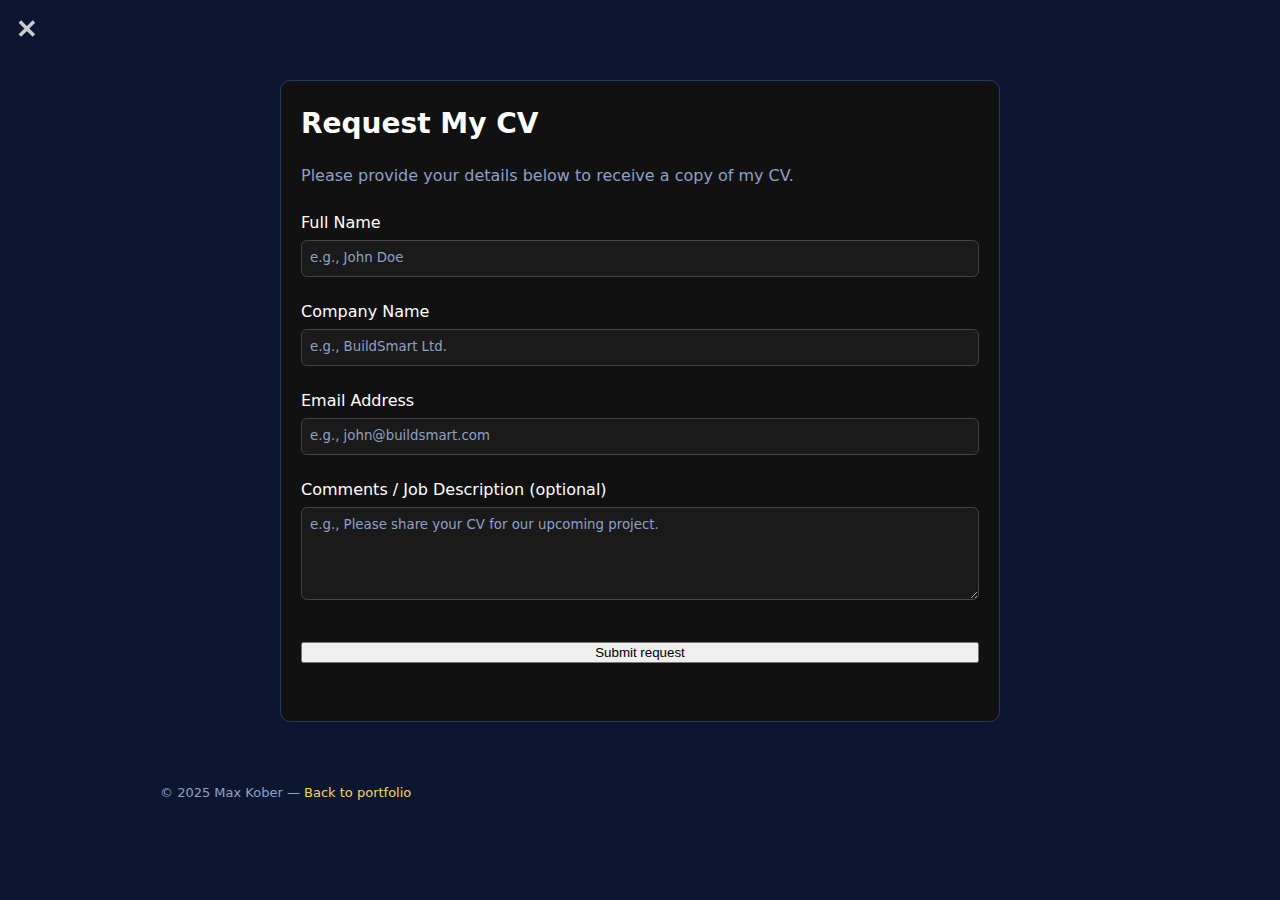
<file: cv-request.html>
<!doctype html>
<html lang="en">
<head>
  <meta charset="utf-8" />
  <meta name="viewport" content="width=device-width, initial-scale=1" />
  <title>Request CV</title>
  <link rel="stylesheet" href="./style.css" />
  <style>
    .close-btn {
      position: fixed;
      top: 16px;
      left: 16px;
      font-size: 26px;
      color: #ccc;
      text-decoration: none;
      cursor: pointer;
      z-index: 1000;
      transition: color 0.2s;
    }
    .close-btn:hover { color: #fff; }
    .card {
      max-width: 720px;
      margin: 60px auto;
      padding: 20px;
      border-radius: 10px;
      background: #111;
      color: #fff;
    }
    .cv-form label { display:block; margin-bottom:10px; font-weight:500; }
    .cv-form input, .cv-form textarea {
      width:100%; padding:8px; margin-top:4px;
      border-radius:6px; border:1px solid #444;
      background:#1a1a1a; color:#fff; resize:vertical; font-family:inherit;
    }
    .cv-form button { margin-top:12px; }
    .success { color:#8bc34a; margin-top:10px; }
    .error { color:#ff6f61; margin-top:10px; }
  </style>
</head>
<body>
  <div class="wrapper">
    <section class="card" style="position: relative; margin-top: 60px;">
      <!-- Close button inside the form card -->
      <a href="./index.html" class="close-btn" title="Close form and go back">&#10005;</a>

      <h1 class="title">Request My CV</h1>
      <p class="muted">Please provide your details below to receive a copy of my CV.</p>

      <form action="https://formspree.io/f/xdkwqkyr" method="POST" class="cv-form" id="cv-form" novalidate style="margin-top: 20px;">
        <!-- Honeypot (hidden from humans) -->
        <input type="text" name="_gotcha" style="display:none">

        <label>
          Full Name
          <input type="text" name="name" id="name" required placeholder="e.g., John Doe">
        </label>

        <label>
          Company Name
          <input type="text" name="company" id="company" required placeholder="e.g., BuildSmart Ltd.">
        </label>

        <label>
          Email Address
          <input type="email" name="_replyto" id="email" required placeholder="e.g., john@buildsmart.com">
        </label>

        <label>
          Comments / Job Description (optional)
          <textarea name="message" id="message" rows="4" placeholder="e.g., Please share your CV for our upcoming project."></textarea>
        </label>

        <input type="hidden" name="_subject" value="New CV Request from Portfolio">

        <button type="submit" class="button" id="submit-btn">Submit request</button>
        <p id="form-status" class="muted" style="margin-top:10px;"></p>
      </form>
    </section>

    <footer style="margin-top: 40px;">
      © 2025 Max Kober — <a href="./index.html">Back to portfolio</a>
    </footer>
  </div>

  <script>
    const form = document.getElementById('cv-form');
    const statusEl = document.getElementById('form-status');
    const btn = document.getElementById('submit-btn');

    function validate() {
      statusEl.textContent = '';
      const name = form.name.value.trim();
      const company = form.company.value.trim();
      const email = form._replyto.value.trim();
      if (!name) return statusEl.textContent='Please enter your name.', false;
      if (!company) return statusEl.textContent='Please enter your company name.', false;
      if (!email.match(/^[^@\s]+@[^@\s]+\.[^@\s]+$/))
        return statusEl.textContent='Please enter a valid email address.', false;
      return true;
    }

    form.addEventListener('submit', async e => {
      e.preventDefault();
      if (!validate()) { statusEl.className='error'; return; }
      const data = new FormData(form);
      if (data.get('_gotcha')) return;
      btn.disabled = true;

      try {
        const res = await fetch(form.action, {
          method: form.method, body: data,
          headers: {Accept:'application/json'}
        });
        if (res.ok) {
          statusEl.textContent = 'Thank you! Your request has been sent. Redirecting...';
          statusEl.className = 'success';
          form.reset();
          setTimeout(()=>window.location.href='./index.html#cv-thanks',2500);
        } else {
          statusEl.textContent='Something went wrong. Please try again later.'; statusEl.className='error';
        }
      } catch {
        statusEl.textContent='Network error. Please try again.'; statusEl.className='error';
      } finally { btn.disabled=false; }
    });
  </script>
</body>

</html>
</file>
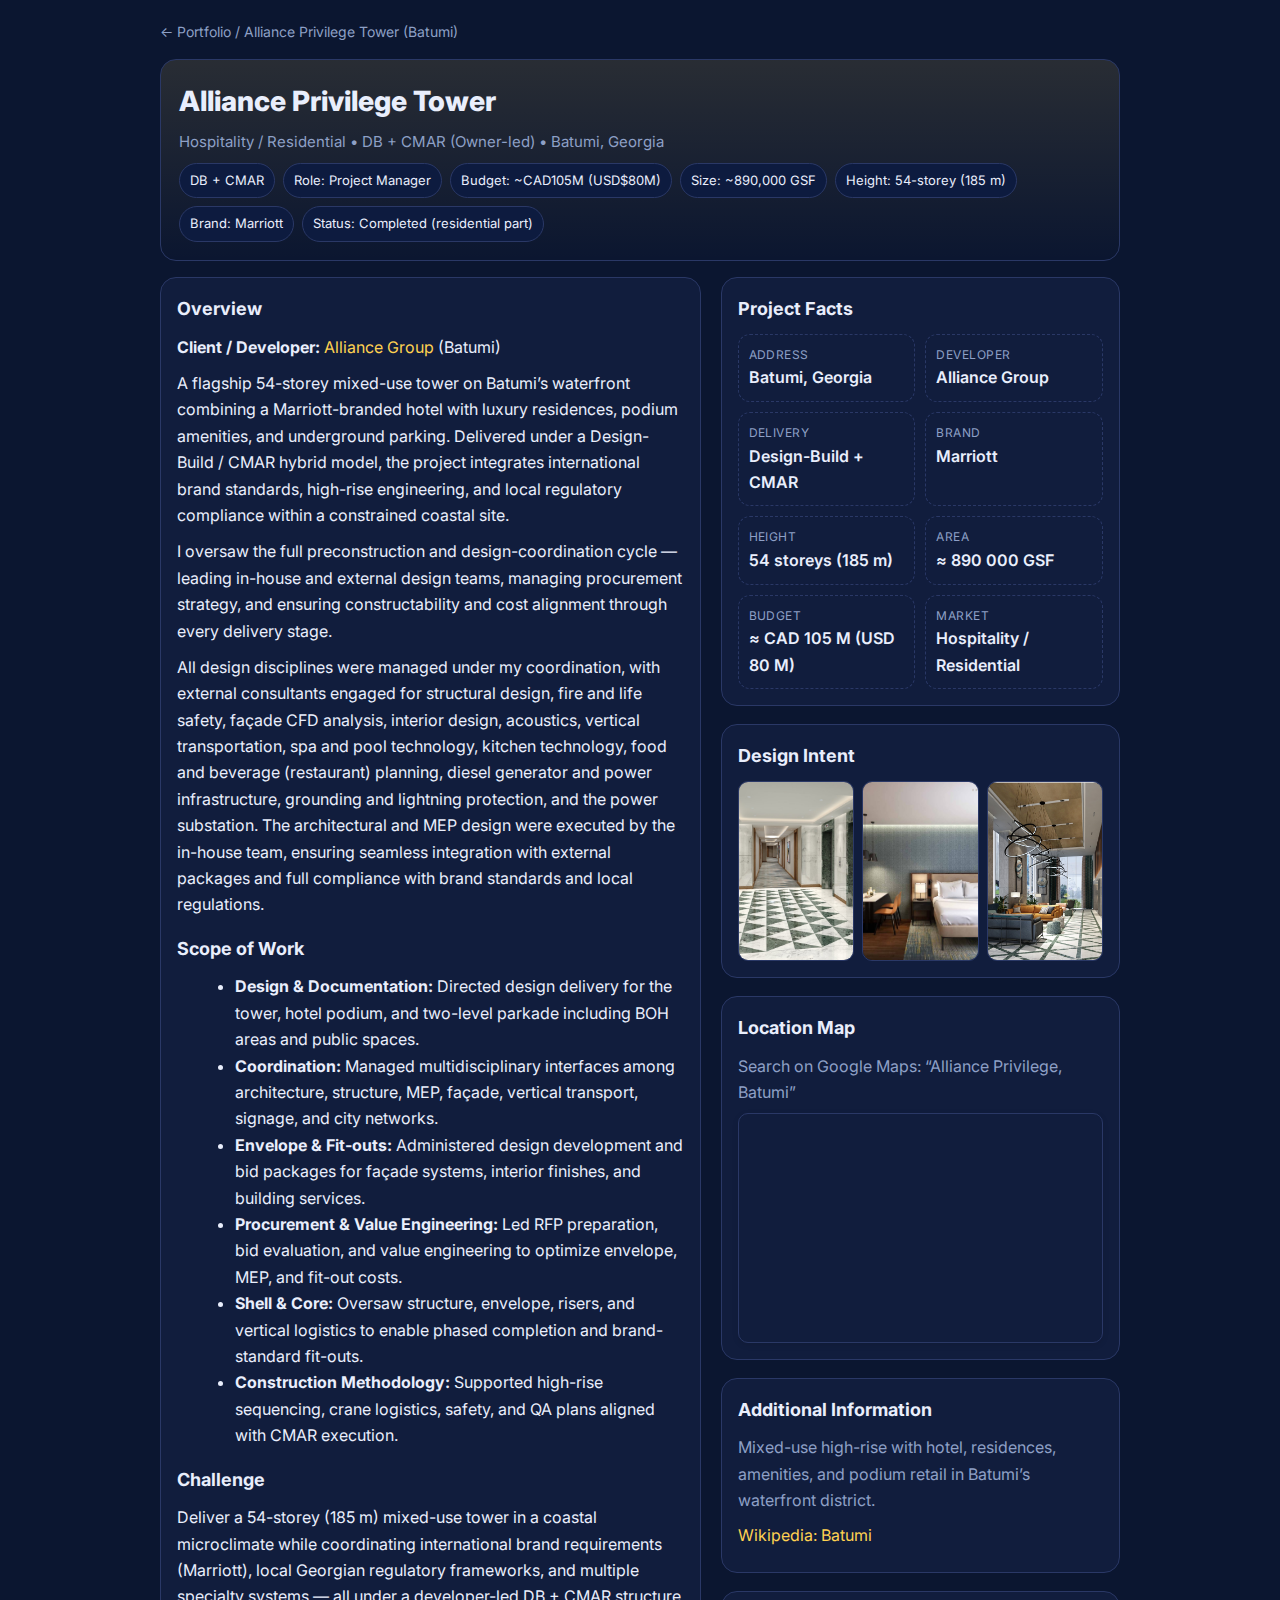
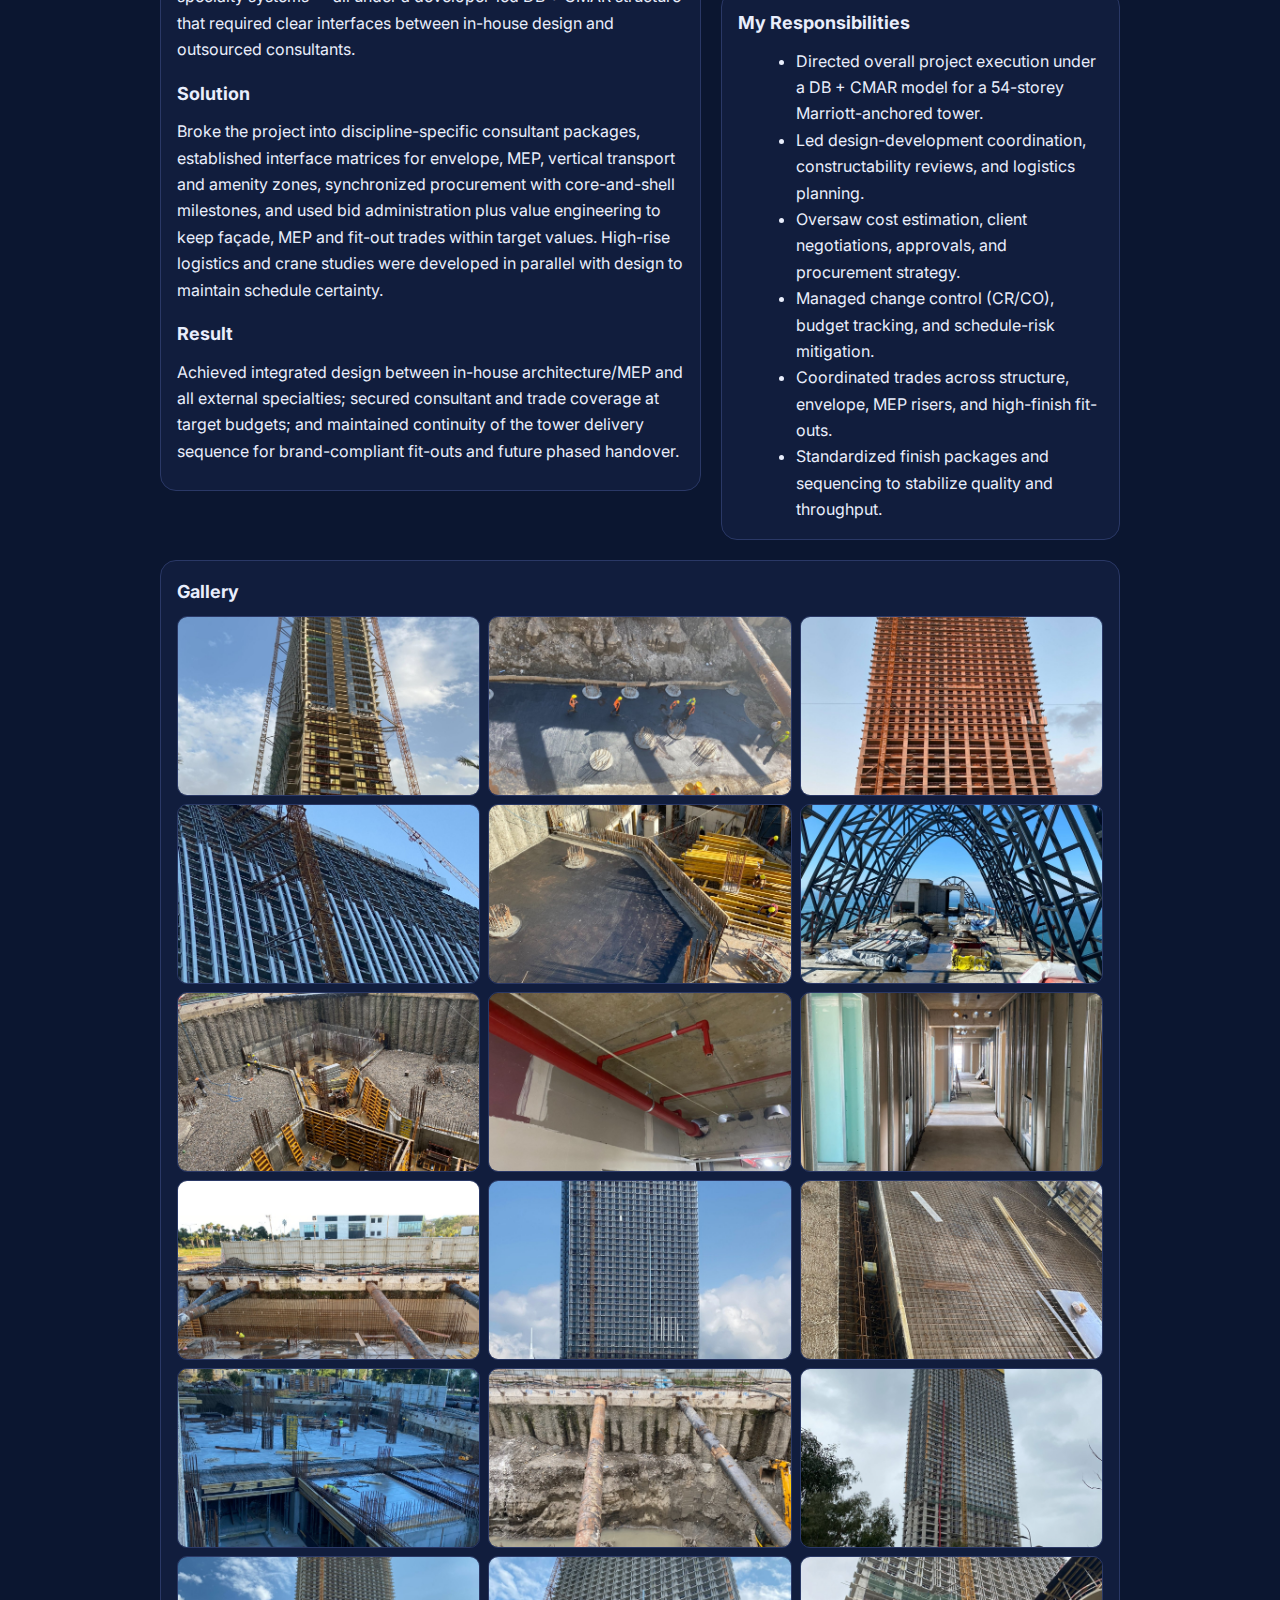
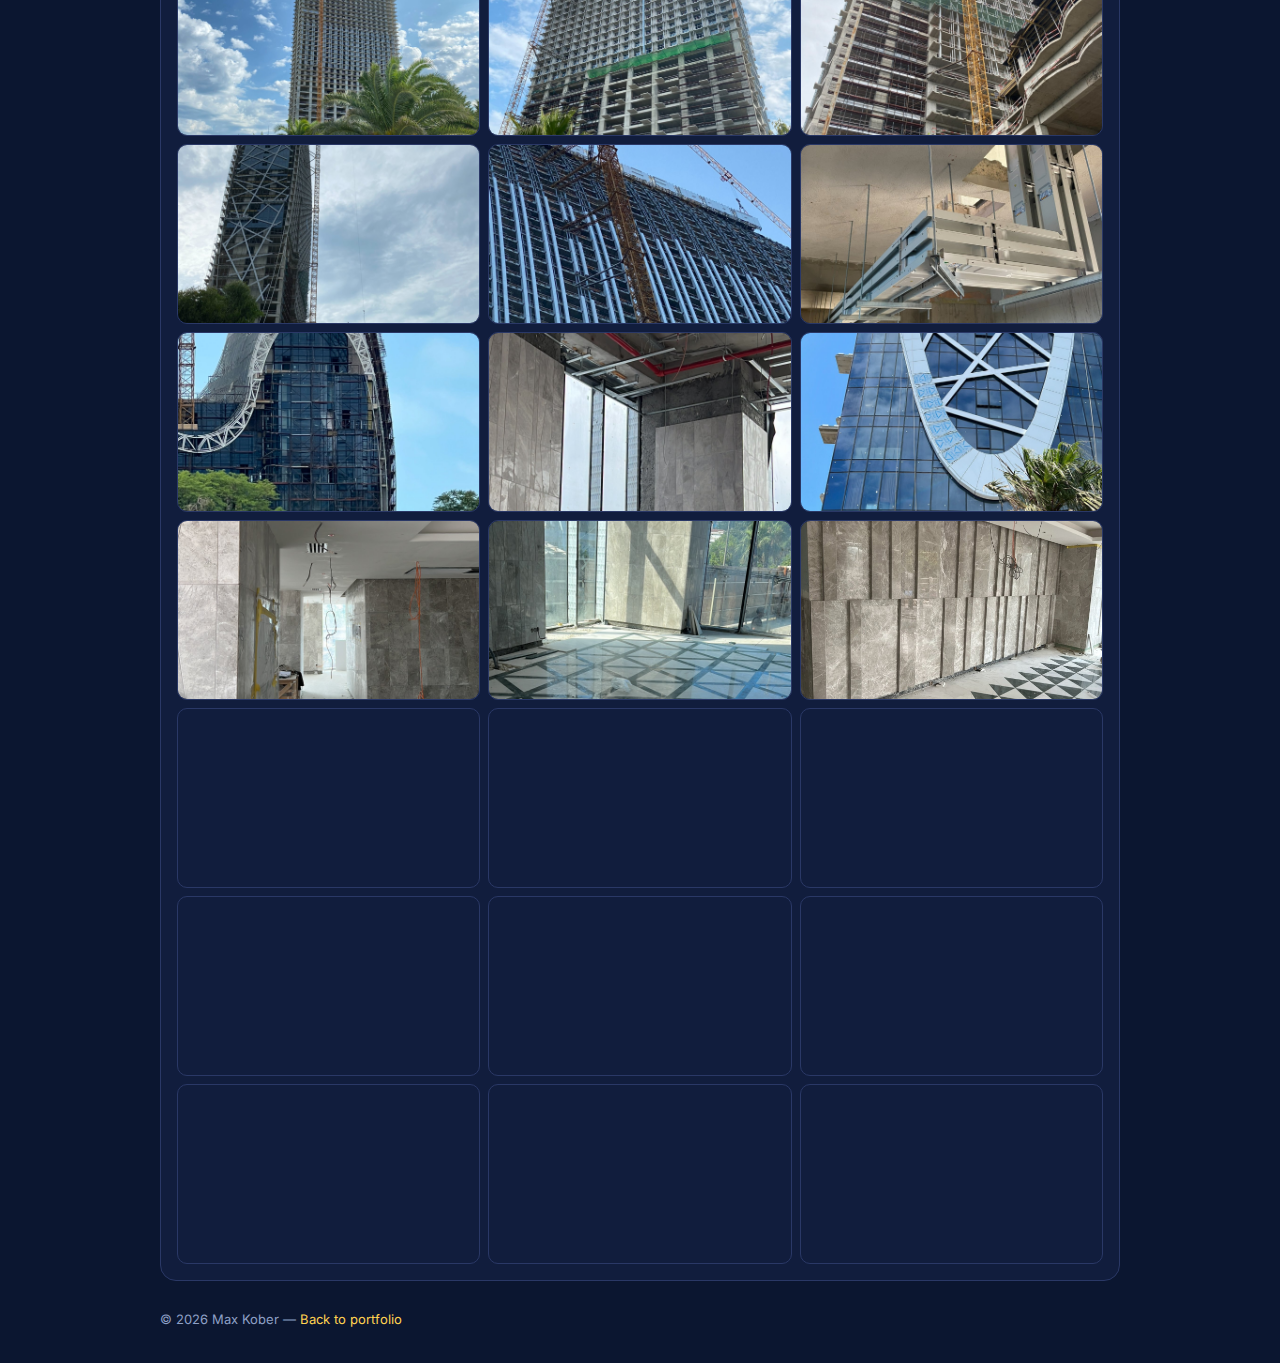
<file: projects/batumi-alliance-privileg.html>
<!doctype html>
<html lang="en">
<head>
  <meta charset="utf-8" />
  <meta name="viewport" content="width=device-width, initial-scale=1" />
  <title>Alliance Privilege Tower — Portfolio</title>
  <meta name="description" content="Case study page for Alliance Privilege Tower in Batumi, Georgia" />
  <link rel="preconnect" href="https://fonts.googleapis.com">
  <link rel="preconnect" href="https://fonts.gstatic.com" crossorigin>
  <link href="https://fonts.googleapis.com/css2?family=Inter:wght@400;500;600;700;800&display=swap" rel="stylesheet">
  <link rel="stylesheet" href="../style.css">
</head>
<body>
  <div class="wrapper">
    <header>
      <div class="crumbs">← <a href="../index.html">Portfolio</a> / <span class="muted">Alliance Privilege Tower (Batumi)</span></div>
    </header>

    <section class="hero">
      <h1 class="title">Alliance Privilege Tower</h1>
      <p class="subtitle">Hospitality / Residential • DB + CMAR (Owner-led) • Batumi, Georgia</p>
      <div class="tags">
        <span class="badge">DB + CMAR</span>
        <span class="badge">Role: Project Manager</span>
        <span class="badge">Budget: ~CAD105M (USD$80M)</span>
        <span class="badge">Size: ~890,000 GSF</span>
        <span class="badge">Height: 54-storey (185 m)</span>
        <span class="badge">Brand: Marriott</span>
        <span class="badge">Status: Completed (residential part)</span>
      </div>
    </section>

    <section class="grid">
      <div class="card prose">
        <h2>Overview</h2>
        <p><strong>Client / Developer:</strong> <a href="https://alliance.ge/en/projects/alliance-privilege" target="_blank" rel="noopener" class="link">Alliance Group</a> (Batumi)</p>
        <p>
          A flagship 54-storey mixed-use tower on Batumi’s waterfront combining a Marriott-branded hotel with luxury residences,
          podium amenities, and underground parking. Delivered under a Design-Build / CMAR hybrid model, the project integrates
          international brand standards, high-rise engineering, and local regulatory compliance within a constrained coastal site.
        </p>
        <p>
          I oversaw the full preconstruction and design-coordination cycle — leading in-house and external design teams, managing
          procurement strategy, and ensuring constructability and cost alignment through every delivery stage.
        </p>
        <p>
          All design disciplines were managed under my coordination, with external consultants engaged for structural design, fire and life safety,
          façade CFD analysis, interior design, acoustics, vertical transportation, spa and pool technology, kitchen technology, food and beverage
          (restaurant) planning, diesel generator and power infrastructure, grounding and lightning protection, and the power substation. The
          architectural and MEP design were executed by the in-house team, ensuring seamless integration with external packages and full compliance
          with brand standards and local regulations.
        </p>

        <h2 style="margin-top:16px">Scope of Work</h2>
        <ul>
          <li><strong>Design &amp; Documentation:</strong> Directed design delivery for the tower, hotel podium, and two-level parkade including BOH areas and public spaces.</li>
          <li><strong>Coordination:</strong> Managed multidisciplinary interfaces among architecture, structure, MEP, façade, vertical transport, signage, and city networks.</li>
          <li><strong>Envelope &amp; Fit-outs:</strong> Administered design development and bid packages for façade systems, interior finishes, and building services.</li>
          <li><strong>Procurement &amp; Value Engineering:</strong> Led RFP preparation, bid evaluation, and value engineering to optimize envelope, MEP, and fit-out costs.</li>
          <li><strong>Shell &amp; Core:</strong> Oversaw structure, envelope, risers, and vertical logistics to enable phased completion and brand-standard fit-outs.</li>
          <li><strong>Construction Methodology:</strong> Supported high-rise sequencing, crane logistics, safety, and QA plans aligned with CMAR execution.</li>
        </ul>

        <h2 style="margin-top:16px">Challenge</h2>
        <p>
          Deliver a 54-storey (185 m) mixed-use tower in a coastal microclimate while coordinating international brand requirements (Marriott),
          local Georgian regulatory frameworks, and multiple specialty systems — all under a developer-led DB + CMAR structure that required
          clear interfaces between in-house design and outsourced consultants.
        </p>

        <h2 style="margin-top:16px">Solution</h2>
        <p>
          Broke the project into discipline-specific consultant packages, established interface matrices for envelope, MEP, vertical transport and
          amenity zones, synchronized procurement with core-and-shell milestones, and used bid administration plus value engineering to keep façade,
          MEP and fit-out trades within target values. High-rise logistics and crane studies were developed in parallel with design to maintain schedule
          certainty.
        </p>

        <h2 style="margin-top:16px">Result</h2>
        <p>
          Achieved integrated design between in-house architecture/MEP and all external specialties; secured consultant and trade coverage at target
          budgets; and maintained continuity of the tower delivery sequence for brand-compliant fit-outs and future phased handover.
        </p>
      </div>

      <div class="side-stack">
        <div class="card" id="facts">
          <h2>Project Facts</h2>
          <div class="meta">
            <div class="item"><span class="label">Address</span><span class="value">Batumi, Georgia</span></div>
            <div class="item"><span class="label">Developer</span><span class="value">Alliance Group</span></div>
            <div class="item"><span class="label">Delivery</span><span class="value">Design-Build + CMAR</span></div>
            <div class="item"><span class="label">Brand</span><span class="value">Marriott</span></div>
            <div class="item"><span class="label">Height</span><span class="value">54 storeys (185 m)</span></div>
            <div class="item"><span class="label">Area</span><span class="value">≈ 890 000 GSF</span></div>
            <div class="item"><span class="label">Budget</span><span class="value">≈ CAD 105 M (USD 80 M)</span></div>
            <div class="item"><span class="label">Market</span><span class="value">Hospitality / Residential</span></div>
          </div>
        </div>

        <div class="card" id="design-intent">
          <h2>Design Intent</h2>
          <div class="gallery">
            <img src="../assets/images/AlliancePrivilage/alliance-design-intent-1.jpg" loading="lazy" alt="Alliance Privilege design intent 1" />
            <img src="../assets/images/AlliancePrivilage/alliance-design-intent-2.jpg" loading="lazy" alt="Alliance Privilege design intent 2" />
            <img src="../assets/images/AlliancePrivilage/alliance-design-intent-3.jpg" loading="lazy" alt="Alliance Privilege design intent 3" />
          </div>
        </div>

        <div class="card" id="location-map">
          <h2>Location Map</h2>
          <p class="muted" style="margin:0 0 8px;">Search on Google Maps: “Alliance Privilege, Batumi”</p>
          <div style="border:1px solid var(--border); border-radius:10px; overflow:hidden; box-shadow:0 2px 6px rgba(0,0,0,0.1);">
            <iframe
              src="https://www.google.com/maps?q=Alliance%20Privilege%20Batumi&output=embed&t=k"
              width="100%" height="220" style="border:0;" allowfullscreen="" loading="lazy"
              referrerpolicy="no-referrer-when-downgrade"></iframe>
          </div>
        </div>

        <div class="card" id="additional-info">
          <h2>Additional Information</h2>
          <p class="muted" style="margin:0 0 8px;">
            Mixed-use high-rise with hotel, residences, amenities, and podium retail in Batumi’s waterfront district.
          </p>
          <p class="muted" style="margin:0 0 8px;">
            <a class="link" target="_blank" rel="noopener" href="https://en.wikipedia.org/wiki/Batumi">Wikipedia: Batumi</a>
          </p>
        </div>

        <div class="card" id="responsibilities">
          <h2>My Responsibilities</h2>
          <ul style="margin:0 0 0 18px">
            <li>Directed overall project execution under a DB + CMAR model for a 54-storey Marriott-anchored tower.</li>
            <li>Led design-development coordination, constructability reviews, and logistics planning.</li>
            <li>Oversaw cost estimation, client negotiations, approvals, and procurement strategy.</li>
            <li>Managed change control (CR/CO), budget tracking, and schedule-risk mitigation.</li>
            <li>Coordinated trades across structure, envelope, MEP risers, and high-finish fit-outs.</li>
            <li>Standardized finish packages and sequencing to stabilize quality and throughput.</li>
          </ul>
        </div>
      </div>
    </section>

    <section class="card">
      <h2>Gallery</h2>
      <div class="gallery">
        <img src="../assets/images/AlliancePrivilage/alliance-privilege-1.jpg" loading="lazy" alt="Alliance Privilege image 1" />
        <img src="../assets/images/AlliancePrivilage/alliance-privilege-2.jpg" loading="lazy" alt="Alliance Privilege image 2" />
        <img src="../assets/images/AlliancePrivilage/alliance-privilege-3.jpg" loading="lazy" alt="Alliance Privilege image 3" />
        <img src="../assets/images/AlliancePrivilage/alliance-privilege-4.jpg" loading="lazy" alt="Alliance Privilege image 4" />
        <img src="../assets/images/AlliancePrivilage/alliance-privilege-5.jpg" loading="lazy" alt="Alliance Privilege image 5" />
        <img src="../assets/images/AlliancePrivilage/alliance-privilege-6.jpg" loading="lazy" alt="Alliance Privilege image 6" />
        <img src="../assets/images/AlliancePrivilage/alliance-privilege-7.jpg" loading="lazy" alt="Alliance Privilege image 7" />
        <img src="../assets/images/AlliancePrivilage/alliance-privilege-8.jpg" loading="lazy" alt="Alliance Privilege image 8" />
        <img src="../assets/images/AlliancePrivilage/alliance-privilege-9.jpg" loading="lazy" alt="Alliance Privilege image 9" />
        <img src="../assets/images/AlliancePrivilage/alliance-privilege-10.jpg" loading="lazy" alt="Alliance Privilege image 10" />
        <img src="../assets/images/AlliancePrivilage/alliance-privilege-11.jpg" loading="lazy" alt="Alliance Privilege image 11" />
        <img src="../assets/images/AlliancePrivilage/alliance-privilege-12.jpg" loading="lazy" alt="Alliance Privilege image 12" />
        <img src="../assets/images/AlliancePrivilage/alliance-privilege-13.jpg" loading="lazy" alt="Alliance Privilege image 13" />
        <img src="../assets/images/AlliancePrivilage/alliance-privilege-14.jpg" loading="lazy" alt="Alliance Privilege image 14" />
        <img src="../assets/images/AlliancePrivilage/alliance-privilege-15.jpg" loading="lazy" alt="Alliance Privilege image 15" />
        <img src="../assets/images/AlliancePrivilage/alliance-privilege-16.jpg" loading="lazy" alt="Alliance Privilege image 16" />
        <img src="../assets/images/AlliancePrivilage/alliance-privilege-17.jpg" loading="lazy" alt="Alliance Privilege image 17" />
        <img src="../assets/images/AlliancePrivilage/alliance-privilege-18.jpg" loading="lazy" alt="Alliance Privilege image 18" />
        <img src="../assets/images/AlliancePrivilage/alliance-privilege-19.jpg" loading="lazy" alt="Alliance Privilege image 19" />
        <img src="../assets/images/AlliancePrivilage/alliance-privilege-20.jpg" loading="lazy" alt="Alliance Privilege image 20" />
        <img src="../assets/images/AlliancePrivilage/alliance-privilege-21.jpg" loading="lazy" alt="Alliance Privilege image 21" />
        <img src="../assets/images/AlliancePrivilage/alliance-privilege-22.jpg" loading="lazy" alt="Alliance Privilege image 22" />
        <img src="../assets/images/AlliancePrivilage/alliance-privilege-23.jpg" loading="lazy" alt="Alliance Privilege image 23" />
        <img src="../assets/images/AlliancePrivilage/alliance-privilege-24.jpg" loading="lazy" alt="Alliance Privilege image 24" />
        <img src="../assets/images/AlliancePrivilage/alliance-privilege-25.jpg" loading="lazy" alt="Alliance Privilege image 25" />
        <img src="../assets/images/AlliancePrivilage/alliance-privilege-26.jpg" loading="lazy" alt="Alliance Privilege image 26" />
        <img src="../assets/images/AlliancePrivilage/alliance-privilege-27.jpg" loading="lazy" alt="Alliance Privilege image 27" />
        <img src="../assets/images/AlliancePrivilage/alliance-privilege-28.jpg" loading="lazy" alt="Alliance Privilege image 28" />
        <img src="../assets/images/AlliancePrivilage/alliance-privilege-29.jpg" loading="lazy" alt="Alliance Privilege image 29" />
        <img src="../assets/images/AlliancePrivilage/alliance-privilege-30.jpg" loading="lazy" alt="Alliance Privilege image 30" />
        <img src="../assets/images/AlliancePrivilage/alliance-privilege-31.jpg" loading="lazy" alt="Alliance Privilege image 31" />
        <img src="../assets/images/AlliancePrivilage/alliance-privilege-32.jpg" loading="lazy" alt="Alliance Privilege image 32" />
        <img src="../assets/images/AlliancePrivilage/alliance-privilege-33.jpg" loading="lazy" alt="Alliance Privilege image 33" />
        <img src="../assets/images/AlliancePrivilage/alliance-privilege-34.jpg" loading="lazy" alt="Alliance Privilege image 34" />
        <img src="../assets/images/AlliancePrivilage/alliance-privilege-35.jpg" loading="lazy" alt="Alliance Privilege image 35" />
        <img src="../assets/images/AlliancePrivilage/alliance-privilege-36.jpg" loading="lazy" alt="Alliance Privilege image 36" />
      </div>
    </section>

    <footer>© <span id="y"></span> Max Kober — <a href="../index.html">Back to portfolio</a></footer>
  </div>

  <script>
    document.getElementById('y').textContent = new Date().getFullYear();
    document.addEventListener('contextmenu', function (e) {
      if (e.target.tagName === 'IMG') {
        e.preventDefault();
      }
    });
  </script>
</body>
</html>
</file>
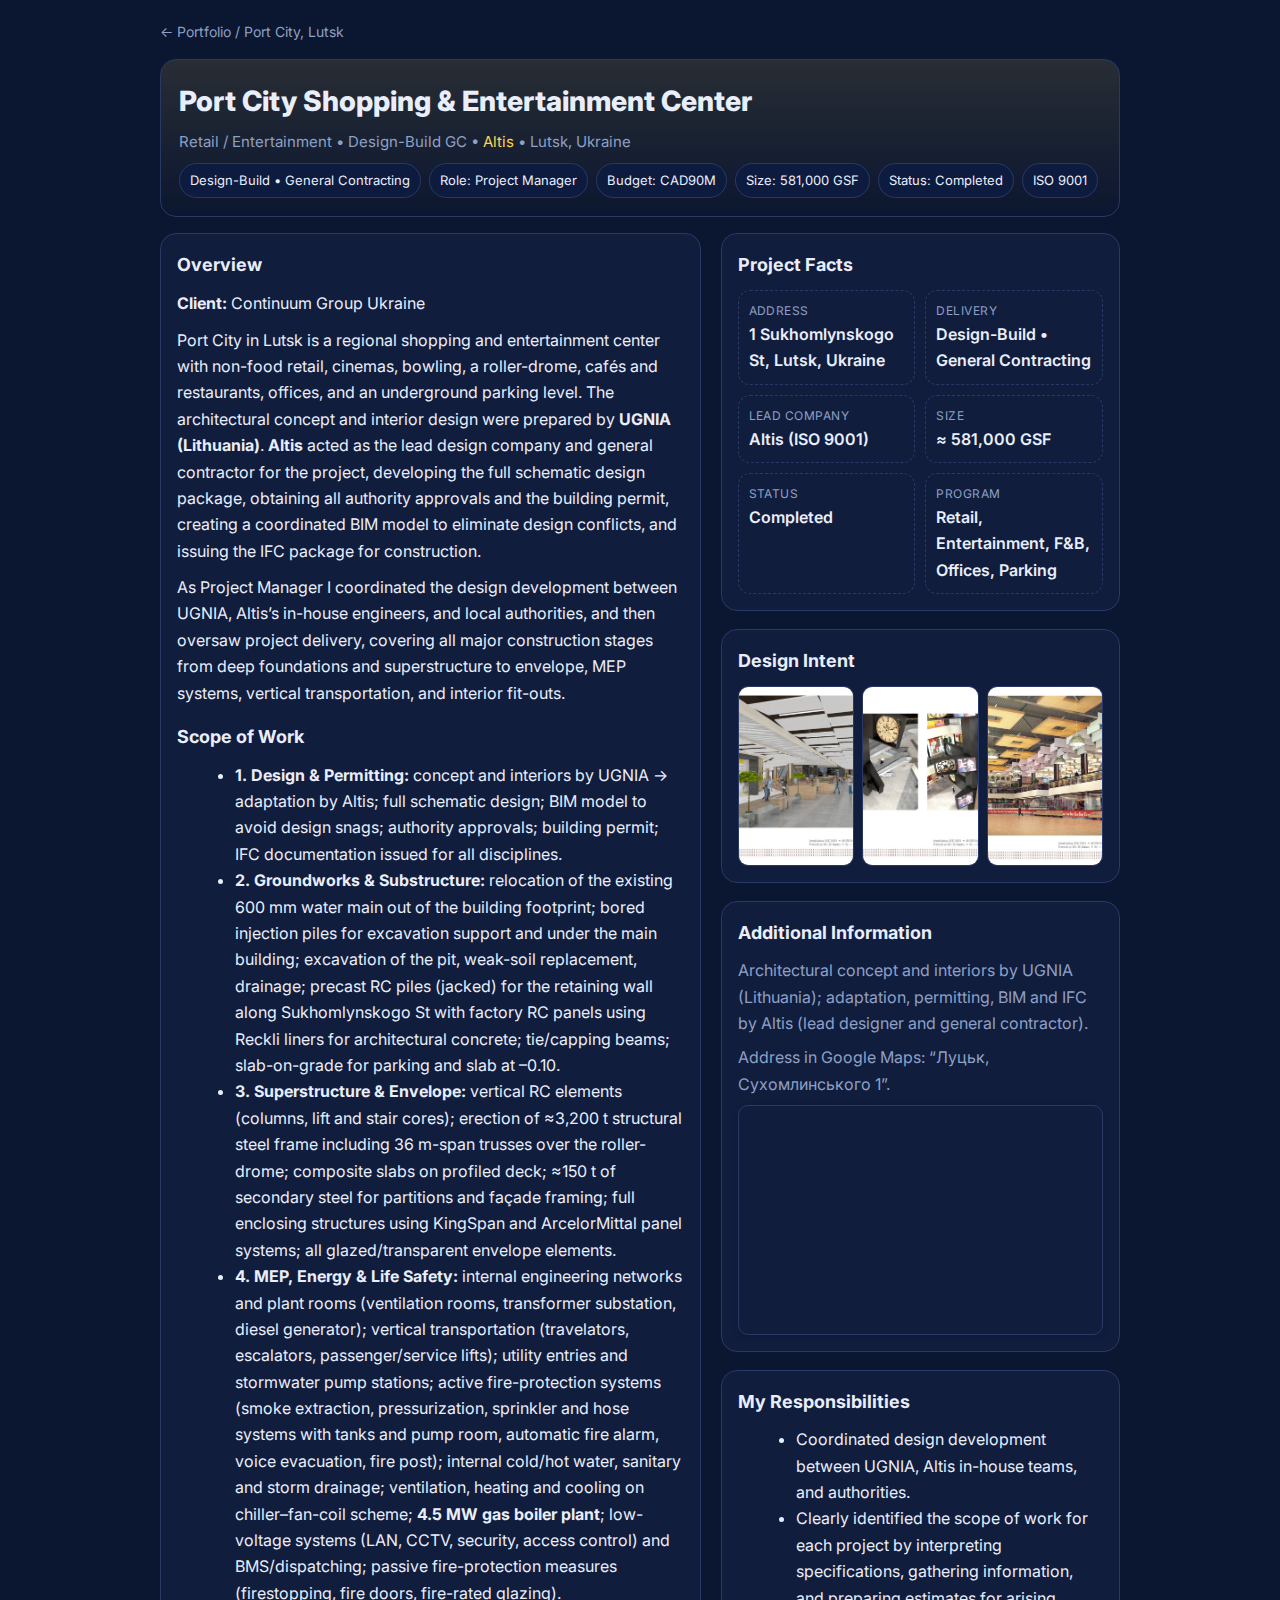
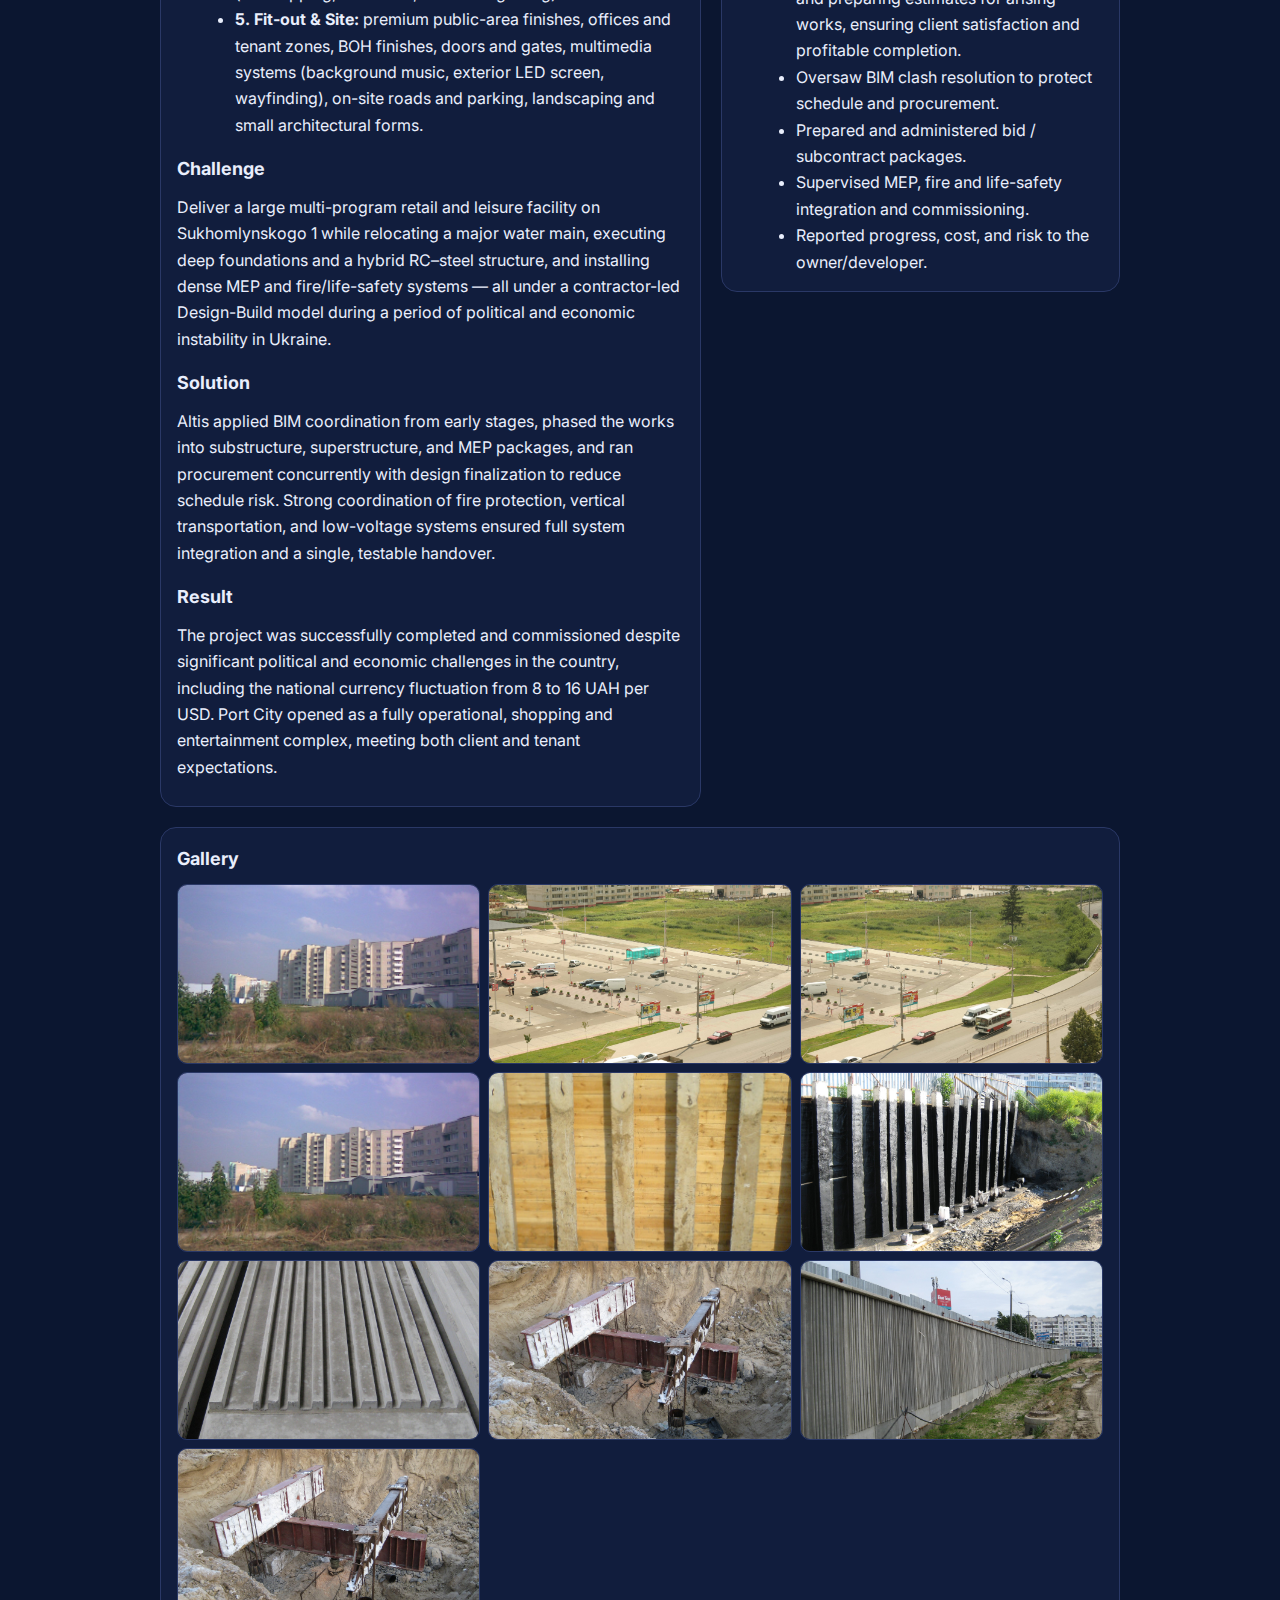
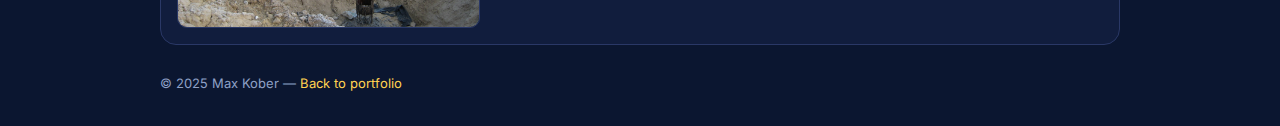
<file: projects/lutsk-port-city.html>
<!doctype html>
<html lang="en">
<head>
  <meta charset="utf-8" />
  <meta name="viewport" content="width=device-width, initial-scale=1" />
  <title>Port City Shopping & Entertainment Center, Lutsk — Portfolio</title>
  <meta name="description" content="Case study page for Port City Shopping & Entertainment Center in Lutsk, Ukraine" />
  <link rel="preconnect" href="https://fonts.googleapis.com">
  <link rel="preconnect" href="https://fonts.gstatic.com" crossorigin>
  <link href="https://fonts.googleapis.com/css2?family=Inter:wght@400;500;600;700;800&display=swap" rel="stylesheet">
  <link rel="stylesheet" href="../style.css">
</head>
<body>
  <div class="wrapper">
    <header>
      <div class="crumbs">← <a href="../index.html">Portfolio</a> / <span class="muted">Port City, Lutsk</span></div>
    </header>

    <section class="hero">
      <h1 class="title">Port City Shopping &amp; Entertainment Center</h1>
      <p class="subtitle">Retail / Entertainment • Design-Build GC •
        <a href="https://www.altis.ua/en/" target="_blank" rel="noopener" class="link">Altis</a>
        • Lutsk, Ukraine</p>
      <div class="tags">
        <span class="badge">Design-Build • General Contracting</span>
        <span class="badge">Role: Project Manager</span>
        <span class="badge">Budget: CAD90M</span>
        <span class="badge">Size: 581,000 GSF</span>
        <span class="badge">Status: Completed</span>
        <span class="badge">ISO 9001</span>
      </div>
    </section>

    <section class="grid">
      <!-- LEFT COLUMN -->
      <div class="card prose">
        <h2>Overview</h2>
        <p><strong>Client:</strong> Continuum Group Ukraine</p>
        <p>
          Port City in Lutsk is a regional shopping and entertainment center with non-food retail, cinemas, bowling, a roller-drome,
          cafés and restaurants, offices, and an underground parking level. The architectural concept and interior design were prepared
          by <strong>UGNIA (Lithuania)</strong>. <strong>Altis</strong> acted as the lead design company and general contractor for the project,
          developing the full schematic design package, obtaining all authority approvals and the building permit, creating a coordinated
          BIM model to eliminate design conflicts, and issuing the IFC package for construction.
        </p>
        <p>
          As Project Manager I coordinated the design development between UGNIA, Altis’s in-house engineers, and local authorities,
          and then oversaw project delivery, covering all major construction stages from deep foundations and superstructure to envelope,
          MEP systems, vertical transportation, and interior fit-outs.
        </p>

        <h2 style="margin-top:16px">Scope of Work</h2>
        <ul>
          <li>
            <strong>1. Design &amp; Permitting:</strong> concept and interiors by UGNIA → adaptation by Altis; full schematic design;
            BIM model to avoid design snags; authority approvals; building permit; IFC documentation issued for all disciplines.
          </li>
          <li>
            <strong>2. Groundworks &amp; Substructure:</strong> relocation of the existing 600 mm water main out of the building footprint;
            bored injection piles for excavation support and under the main building; excavation of the pit, weak-soil replacement,
            drainage; precast RC piles (jacked) for the retaining wall along Sukhomlynskogo St with factory RC panels using Reckli
            liners for architectural concrete; tie/capping beams; slab-on-grade for parking and slab at –0.10.
          </li>
          <li>
            <strong>3. Superstructure &amp; Envelope:</strong> vertical RC elements (columns, lift and stair cores); erection of
            ≈3,200 t structural steel frame including 36 m-span trusses over the roller-drome; composite slabs on profiled deck;
            ≈150 t of secondary steel for partitions and façade framing; full enclosing structures using KingSpan and ArcelorMittal
            panel systems; all glazed/transparent envelope elements.
          </li>
          <li>
            <strong>4. MEP, Energy &amp; Life Safety:</strong> internal engineering networks and plant rooms (ventilation rooms,
            transformer substation, diesel generator); vertical transportation (travelators, escalators, passenger/service lifts);
            utility entries and stormwater pump stations; active fire-protection systems (smoke extraction, pressurization, sprinkler
            and hose systems with tanks and pump room, automatic fire alarm, voice evacuation, fire post); internal cold/hot water,
            sanitary and storm drainage; ventilation, heating and cooling on chiller–fan-coil scheme; <strong>4.5 MW gas boiler plant</strong>;
            low-voltage systems (LAN, CCTV, security, access control) and BMS/dispatching; passive fire-protection measures
            (firestopping, fire doors, fire-rated glazing).
          </li>
          <li>
            <strong>5. Fit-out &amp; Site:</strong> premium public-area finishes, offices and tenant zones, BOH finishes, doors and
            gates, multimedia systems (background music, exterior LED screen, wayfinding), on-site roads and parking, landscaping
            and small architectural forms.
          </li>
        </ul>

        <h2 style="margin-top:16px">Challenge</h2>
        <p>
          Deliver a large multi-program retail and leisure facility on Sukhomlynskogo 1 while relocating a major water main, executing
          deep foundations and a hybrid RC–steel structure, and installing dense MEP and fire/life-safety systems — all under a
          contractor-led Design-Build model during a period of political and economic instability in Ukraine.
        </p>

        <h2 style="margin-top:16px">Solution</h2>
        <p>
          Altis applied BIM coordination from early stages, phased the works into substructure, superstructure, and MEP packages,
          and ran procurement concurrently with design finalization to reduce schedule risk. Strong coordination of fire protection,
          vertical transportation, and low-voltage systems ensured full system integration and a single, testable handover.
        </p>

        <h2 style="margin-top:16px">Result</h2>
        <p>
          The project was successfully completed and commissioned despite significant political and economic challenges in the country,
          including the national currency fluctuation from 8 to 16 UAH per USD. Port City opened as a fully operational, shopping and entertainment complex, meeting both client and tenant expectations.
        </p>
      </div>

      <!-- RIGHT COLUMN -->
      <div class="side-stack">
        <div class="card" id="facts">
          <h2>Project Facts</h2>
          <div class="meta">
            <div class="item"><span class="label">Address</span><span class="value">1 Sukhomlynskogo St, Lutsk, Ukraine</span></div>
            <div class="item"><span class="label">Delivery</span><span class="value">Design-Build • General Contracting</span></div>
            <div class="item"><span class="label">Lead Company</span><span class="value">Altis (ISO 9001)</span></div>
            <div class="item"><span class="label">Size</span><span class="value">≈ 581,000 GSF</span></div>
            <div class="item"><span class="label">Status</span><span class="value">Completed</span></div>
            <div class="item"><span class="label">Program</span><span class="value">Retail, Entertainment, F&amp;B, Offices, Parking</span></div>
          </div>
        </div>

        <div class="card" id="design-intent">
          <h2>Design Intent</h2>
          <div class="gallery">
            <img src="../assets/images/PortCity/port-city-design-intent-1.jpg" loading="lazy" alt="Port City design intent 1" />
            <img src="../assets/images/PortCity/port-city-design-intent-2.jpg" loading="lazy" alt="Port City design intent 2" />
            <img src="../assets/images/PortCity/port-city-design-intent-3.jpg" loading="lazy" alt="Port City design intent 3" />
          </div>
        </div>

        <div class="card" id="additional-info">
          <h2>Additional Information</h2>
          <p class="muted" style="margin:0 0 8px;">
            Architectural concept and interiors by UGNIA (Lithuania); adaptation, permitting, BIM and IFC by Altis (lead designer and general contractor).
          </p>
          <p class="muted" style="margin:0 0 8px;">
            Address in Google Maps: “Луцьк, Сухомлинського 1”.
          </p>
          <div style="border:1px solid var(--border); border-radius:10px; overflow:hidden; box-shadow:0 2px 6px rgba(0,0,0,0.1);">
            <iframe
              src="https://www.google.com/maps?q=%D0%9B%D1%83%D1%86%D1%8C%D0%BA%2C%20%D0%A1%D1%83%D1%85%D0%BE%D0%BC%D0%BB%D0%B8%D0%BD%D1%81%D1%8C%D0%BA%D0%BE%D0%B3%D0%BE%201&output=embed"
              width="100%" height="220" style="border:0;" allowfullscreen="" loading="lazy"
              referrerpolicy="no-referrer-when-downgrade"></iframe>
          </div>
        </div>

        <div class="card" id="responsibilities">
          <h2>My Responsibilities</h2>
          <ul style="margin:0 0 0 18px">
            <li>Coordinated design development between UGNIA, Altis in-house teams, and authorities.</li>
            <li>Clearly identified the scope of work for each project by interpreting specifications, gathering information, and preparing estimates for arising works, ensuring client satisfaction and profitable completion.</li>
            <li>Oversaw BIM clash resolution to protect schedule and procurement.</li>
            <li>Prepared and administered bid / subcontract packages.</li>
            <li>Supervised MEP, fire and life-safety integration and commissioning.</li>
            <li>Reported progress, cost, and risk to the owner/developer.</li>
          </ul>
        </div>
      </div>
    </section>

    <section class="card">
      <h2>Gallery</h2>
      <div class="gallery">
        <img src="../assets/images/PortCity/port-city-1.jpg" loading="lazy" alt="Port City image 1" />
        <img src="../assets/images/PortCity/port-city-2.jpg" loading="lazy" alt="Port City image 2" />
        <img src="../assets/images/PortCity/port-city-3.jpg" loading="lazy" alt="Port City image 3" />
        <img src="../assets/images/PortCity/port-city-4.jpg" loading="lazy" alt="Port City image 4" />
        <img src="../assets/images/PortCity/port-city-5.jpg" loading="lazy" alt="Port City image 5" />
        <img src="../assets/images/PortCity/port-city-6.jpg" loading="lazy" alt="Port City image 6" />
        <img src="../assets/images/PortCity/port-city-7.jpg" loading="lazy" alt="Port City image 7" />
        <img src="../assets/images/PortCity/port-city-8.jpg" loading="lazy" alt="Port City image 8" />
        <img src="../assets/images/PortCity/port-city-9.jpg" loading="lazy" alt="Port City image 9" />
        <img src="../assets/images/PortCity/port-city-10.jpg" loading="lazy" alt="Port City image 10" />
      </div>
    </section>

    <footer>© 2025 Max Kober — <a href="../index.html">Back to portfolio</a></footer>
  </div>

  <script>
    document.addEventListener('contextmenu', function (e) {
      if (e.target.tagName === 'IMG') {
        e.preventDefault();
      }
    });
  </script>
</body>
</html>
</file>
<file: style.css>
:root{
  --bg:#0b1630; --fg:#e9eefc; --accent:#ffd251; --muted:#8ea0c6; --card:#111d3d; --border:#2a3866;
}

/* Utilities */
.muted { color: var(--muted); }

/* Base */
*{box-sizing:border-box}
html,body{
  margin:0;
  padding:0;
  min-height:100%;
  -webkit-font-smoothing:antialiased;
  -moz-osx-font-smoothing:grayscale;
  text-rendering:optimizeLegibility;
  scroll-behavior:smooth;
}
body{
  font-family:Inter,system-ui,-apple-system,Segoe UI,Roboto,Arial,sans-serif;
  background:var(--bg); color:var(--fg); line-height:1.65;
}
a{color:var(--accent);text-decoration:none}
a:hover{text-decoration:underline}

/* Layout */
.wrapper{max-width:1000px;margin:0 auto;padding:20px}
header{display:flex;gap:12px;align-items:center;justify-content:space-between;margin-bottom:16px}
header .crumbs{font-size:14px;color:var(--muted)}
header .crumbs a{color:var(--muted)}

/* Buttons */
.btn{
  display:inline-block; background:var(--accent); color:#0b0b0b;
  padding:10px 14px; border-radius:10px; font-weight:600;
}

/* Hero */
.hero{
  background:linear-gradient(180deg,rgba(255,210,81,.12),rgba(255,210,81,0));
  border:1px solid var(--border); border-radius:16px; padding:18px; margin-bottom:16px;
}
.title{font-size:28px; font-weight:800; margin:0 0 6px}
.subtitle{font-size:15px; color:var(--muted); margin:0}

/* Wrap-friendly subtitle (Safari-safe dots/links) */
.subtitle--split{
  display:flex; flex-wrap:wrap; gap:6px; align-items:baseline;
  line-height:1.35; -webkit-font-smoothing:antialiased;
}
.subtitle--split span[aria-hidden="true"]{opacity:.85}
.subtitle--split a{line-height:1.35}

/* Tags / badges */
.tags{display:flex; flex-wrap:wrap; gap:8px; margin-top:8px}
.badge{
  display:inline-flex; align-items:center; gap:8px;
  padding:6px 10px; border:1px solid var(--border);
  border-radius:999px; background:#0d1b3f; font-size:13px;
  position:static; /* ensure normal flow everywhere */
}

/* ===================================
   MAIN CONTENT GRID (desktop)
   =================================== */
.grid{
  display:grid;
  grid-template-columns:1.15fr .85fr;
  gap:20px;                 /* equal horizontal & vertical gap */
  align-items:start;
}

/* Ensure bottom alignment between both columns */
.grid {
  display: grid;
  grid-template-columns: 1.15fr .85fr;
  gap: 20px;
  align-items: start;
  margin-bottom: 20px; /* ensures equal spacing before gallery */
}

/* Force same outer margin after both left and right columns */
.grid + .card {
  margin-top: 20px; /* matches horizontal spacing visually */
}


/* Right column — stacked frames (desktop) */
.side-stack{
  display:flex;
  flex-direction:column;
  gap:18px;                 /* visible, even gap between frames */
}

/* Cards */
.card{background:var(--card); border:1px solid var(--border); border-radius:16px; padding:16px}

/* Headings */
h2{font-size:18px; margin:0 0 10px}

/* Meta list */
.meta{display:grid; grid-template-columns:1fr 1fr; gap:10px}
@media (max-width:600px){.meta{grid-template-columns:1fr}}
.meta .item{padding:10px; border:1px dashed var(--border); border-radius:12px}
.label{display:block; font-size:12px; color:var(--muted); text-transform:uppercase; letter-spacing:.04em}
.value{font-weight:600}

/* Prose */
.prose p{margin:0 0 10px}
ul{margin:0 0 0 18px}

/* Gallery */
.gallery{display:grid; grid-template-columns:repeat(3,1fr); gap:8px}
.gallery img{width:100%; height:180px; object-fit:cover; border-radius:10px; border:1px solid var(--border)}
@media (max-width:700px){
  .gallery{grid-template-columns:1fr 1fr}
  .gallery img{height:140px}
}

/* Footer */
footer{margin:28px 0 12px; color:var(--muted); font-size:13px}

/* Index helpers */
.index-list{list-style:none; padding:0; margin:0}
.index-list li{background:var(--card); border:1px solid var(--border); border-radius:12px; margin:10px 0}
.index-list a{display:block; padding:14px 16px}

/* ------------------------------
   Inactive project overlay badge
   ------------------------------ */
.project.inactive{position:relative; cursor:not-allowed; opacity:.6}
.project.inactive:hover{transform:none}
.project.inactive > .badge{
  position:absolute; top:10px; right:10px; background:#ffca28; color:#000;
  font-size:12px; font-weight:600; padding:3px 8px; border-radius:8px; text-transform:uppercase; border:none;
}

/* ------------------------------
   CV request page styles
   ------------------------------ */
.cv-page .wrapper{max-width:1000px; margin:0 auto; padding:20px}
.cv-page .card{position:relative; margin-top:60px}
.cv-page .title{margin:0 0 6px}
.cv-page .subtitle{margin:6px 0 0}

.cv-form{display:grid; gap:12px; margin-top:18px}
.cv-form label{display:block; font-weight:500; margin-bottom:2px}

.cv-form input,
.cv-form textarea{
  width:100%; padding:10px 12px; margin-top:4px; border-radius:10px;
  border:1px solid var(--border); background:#0f1b3d; color:var(--fg);
  font-family:inherit; line-height:1.4; resize:vertical;
}
.cv-form input::placeholder, .cv-form textarea::placeholder{color:var(--muted)}
.cv-form input:focus-visible, .cv-form textarea:focus-visible{
  outline:2px solid var(--accent); outline-offset:1px; border-color:var(--accent);
}
.cv-form .btn{margin-top:4px}
.success{color:#8bc34a}
.error{color:#ff6f61}

/* Autofill color fix */
.cv-form input:-webkit-autofill,
.cv-form textarea:-webkit-autofill{
  -webkit-box-shadow:0 0 0px 1000px #0f1b3d inset;
  -webkit-text-fill-color:var(--fg);
  transition:background-color 9999s ease-out 0s;
}

/* Close “×” inside card (if used) */
.close-btn{
  position:absolute; top:14px; right:16px; font-size:24px;
  font-family:Arial,Helvetica,sans-serif; font-weight:600; line-height:1;
  color:#f5f5f5; text-decoration:none; cursor:pointer;
  transition:color .2s ease, transform .2s ease; z-index:2;
}
.close-btn:hover{color:var(--accent); transform:scale(1.15)}

/* Map height match on mobile */
@media (max-width:700px){
  iframe[loading="lazy"]{ height:180px; }
}

/* ===================================
   MOBILE (<=900px): single column
   Right column (side-stack) first
   =================================== */
@media (max-width:900px){
  .grid{
    display:flex !important;
    flex-direction:column !important;
    gap:20px !important;          /* match desktop rhythm */
    column-gap:0 !important;
    row-gap:20px !important;
    margin-bottom:20px;           /* consistent gap before next section (e.g., Gallery) */
  }

  .grid > .card,
  .grid > .side-stack{
    width:100% !important;
    max-width:100% !important;
    min-width:0 !important;
  }

  .side-stack{
    display:flex !important;
    flex-direction:column !important;
    gap:18px !important;
    margin:0 !important;
    order:1;                      /* right column first on mobile */
  }

  .grid .card.prose{ order:2; }   /* Overview second on mobile */

  /* Header tweaks on narrow */
  header{flex-direction:column; align-items:flex-start}
  .title{font-size:24px}

  /* ================================
   Mobile interleave order (≤900px)
   ================================ */
@media (max-width: 900px) {
  /* Make the whole section a vertical stack */
  .grid {
    display: flex !important;
    flex-direction: column !important;
    gap: 20px !important;
    column-gap: 0 !important;
    row-gap: 20px !important;
  }

  /* Key trick: collapse .side-stack so its children become flex items
     alongside .card.prose — lets us interleave by order */
  .side-stack {
    display: contents !important;
  }

  /* Ensure items don’t try to sit side-by-side */
  .grid > .card,
  .grid > .side-stack,
  #facts, #virtual-tour, #additional-info, #design-intent, #responsibilities,
  .grid .card.prose {
    width: 100% !important;
    max-width: 100% !important;
    min-width: 0 !important;
  }

  /* Mobile sequence:
     1) Facts, 2) Virtual Tour, 3) Overview, 4) Additional Info,
     5) Design Intent, 6) Responsibilities */
  #facts { order: 1; }
  #virtual-tour { order: 2; }
  .grid .card.prose { order: 3; }          /* Overview */
  #additional-info { order: 4; }
  #design-intent { order: 5; }
  #responsibilities { order: 6; }
}

}
</file>
